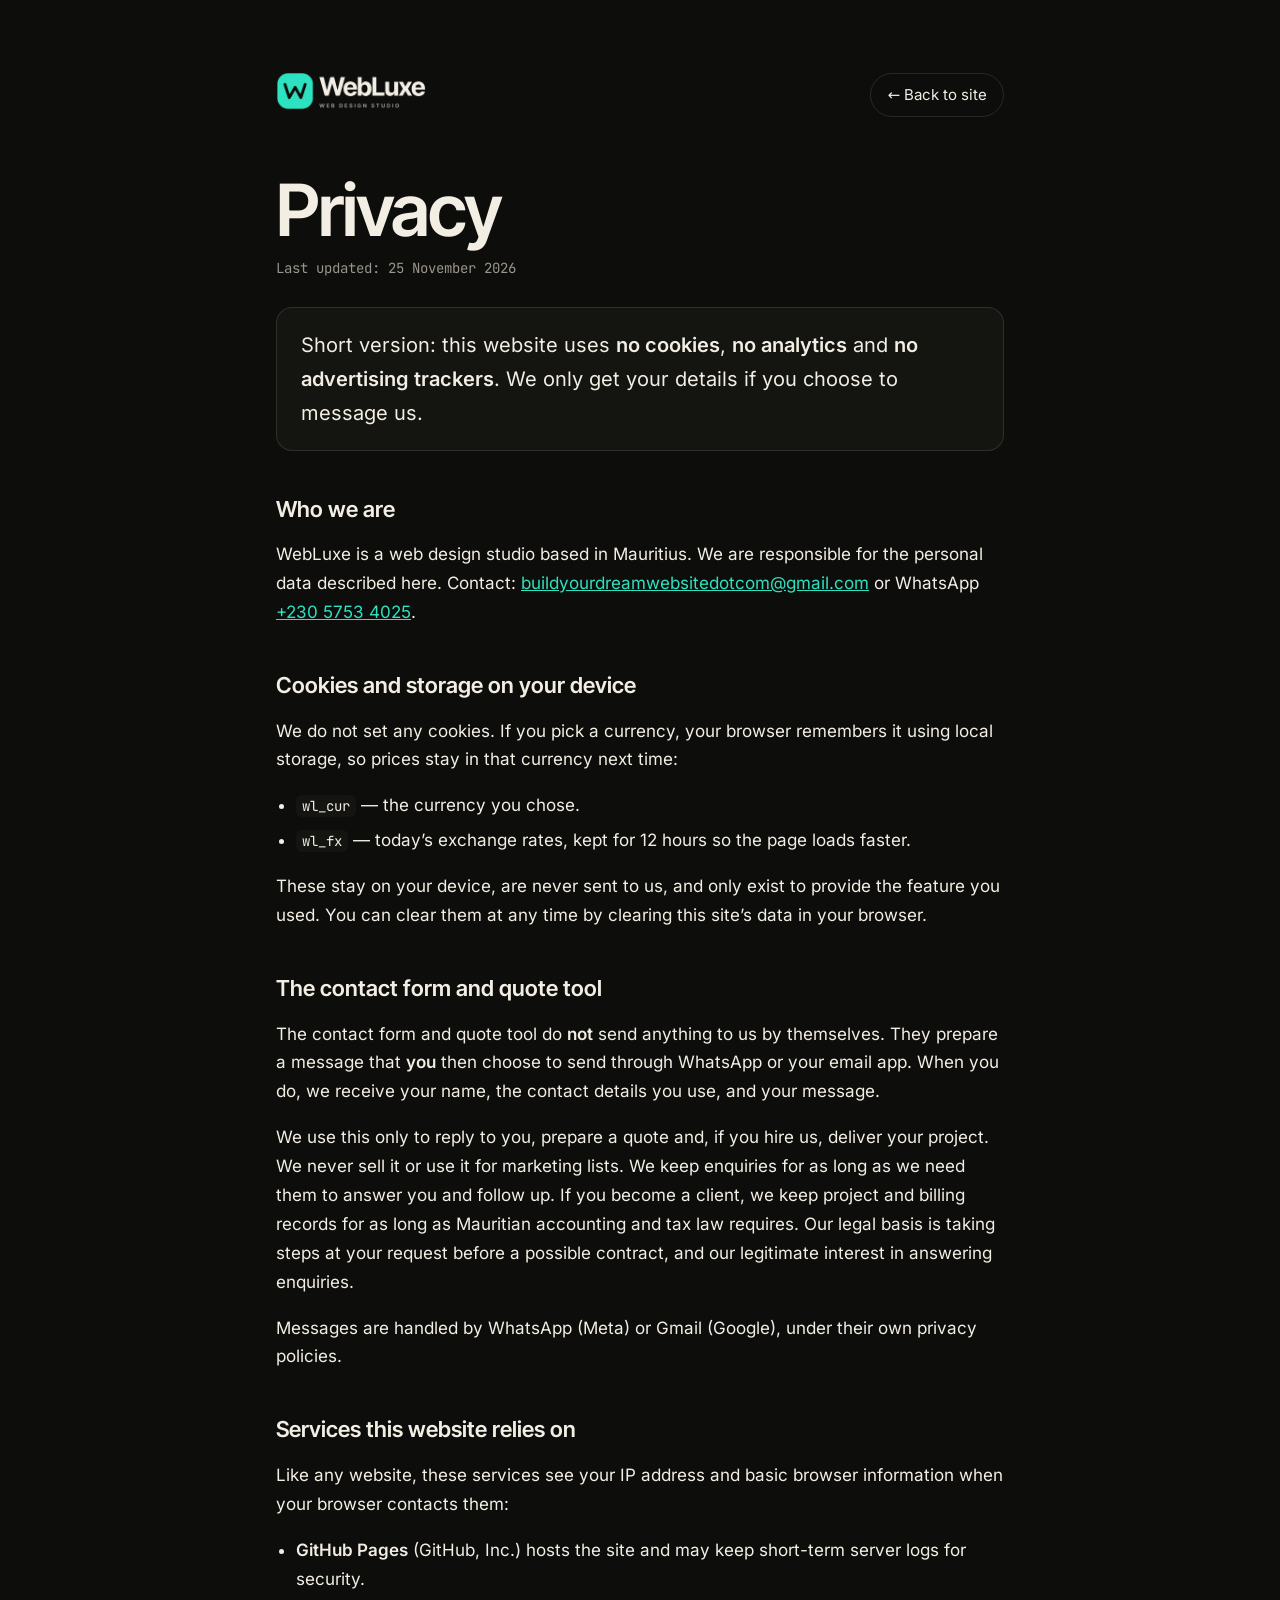
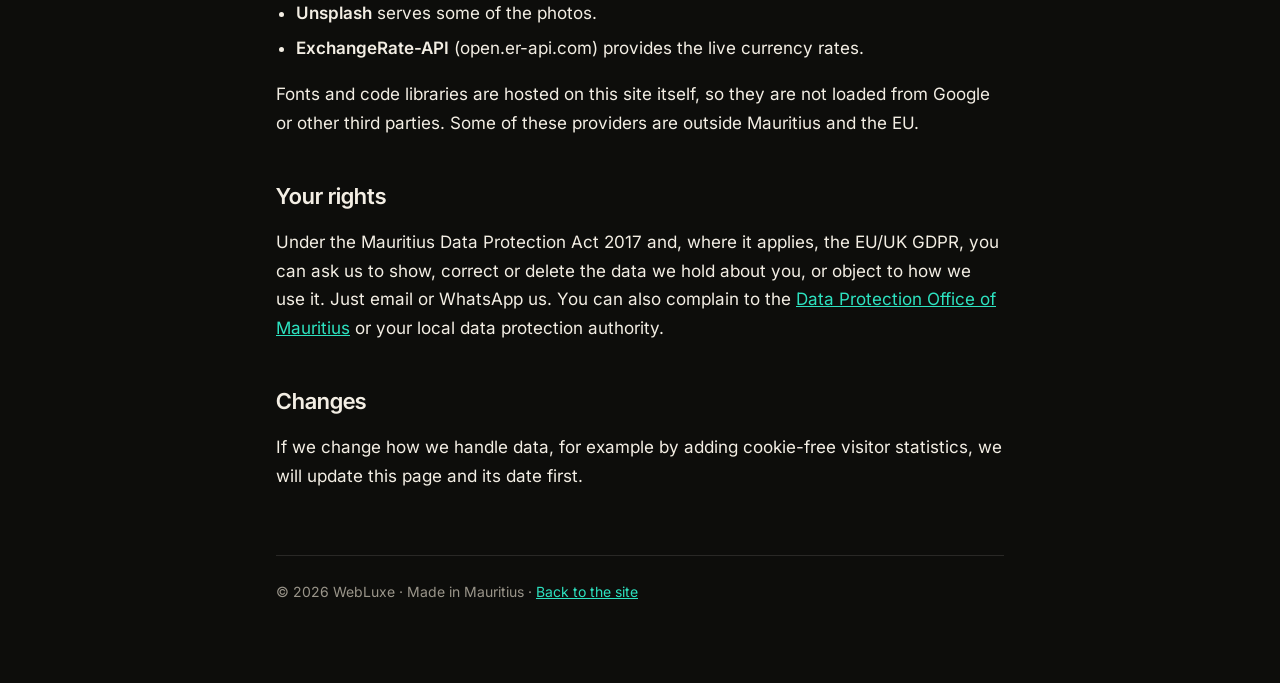
<file: privacy.html>
<!doctype html>
<html lang="en">
<head>
<meta charset="utf-8">
<meta name="viewport" content="width=device-width,initial-scale=1">
<title>Privacy — WebLuxe</title>
<meta name="description" content="How WebLuxe handles your data: no cookies, no tracking, and what happens when you contact us.">
<link rel="canonical" href="https://webluxe.github.io/WebLuxe/privacy.html">
<link rel="icon" href="assets/icons/favicon.svg" type="image/svg+xml">
<link rel="stylesheet" href="css/fonts.css">
<style>
:root{--ink:#0d0d0b;--ink2:#141411;--paper:#f3eee4;--mute:#9a958a;--line:rgba(243,238,228,.12);--lagoon:#2de2c0}
*{box-sizing:border-box}
body{margin:0;background:var(--ink);color:var(--paper);font:400 17px/1.7 Inter,system-ui,sans-serif;-webkit-font-smoothing:antialiased}
a{color:var(--lagoon)}
.w{max-width:760px;margin:0 auto;padding:clamp(28px,6vw,72px) 16px 80px}
.top{display:flex;justify-content:space-between;align-items:center;gap:16px;margin-bottom:56px}
.top img{width:150px;height:auto}
.top a{color:var(--paper);font-size:15px;text-decoration:none;border:1px solid var(--line);padding:8px 16px;border-radius:99px}
h1{font:600 clamp(40px,8vw,72px)/1 "Inter Tight",Inter,sans-serif;letter-spacing:-.03em;margin:0 0 12px}
h2{font:600 22px/1.3 "Inter Tight",Inter,sans-serif;margin:44px 0 8px}
.k{color:var(--mute);font:400 14px/1.5 "JetBrains Mono",monospace;margin-bottom:28px}
.lead{font-size:20px;background:var(--ink2);border:1px solid var(--line);border-radius:16px;padding:20px 24px}
ul{padding-left:20px}li{margin:6px 0}
code{font:400 14px "JetBrains Mono",monospace;background:var(--ink2);padding:2px 6px;border-radius:6px}
footer{margin-top:64px;padding-top:24px;border-top:1px solid var(--line);color:var(--mute);font-size:14px}
</style>
</head>
<body>
<div class="w">
  <div class="top"><a href="./" style="border:0;padding:0"><img src="assets/brand/logo-white.webp" width="640" height="163" alt="WebLuxe"></a><a href="./">← Back to site</a></div>
  <h1>Privacy</h1>
  <div class="k">Last updated: 25 November 2026</div>

  <p class="lead">Short version: this website uses <b>no cookies</b>, <b>no analytics</b> and <b>no advertising trackers</b>. We only get your details if you choose to message us.</p>

  <h2>Who we are</h2>
  <p>WebLuxe is a web design studio based in Mauritius. We are responsible for the personal data described here. Contact: <a href="mailto:buildyourdreamwebsitedotcom@gmail.com">buildyourdreamwebsitedotcom@gmail.com</a> or WhatsApp <a href="https://wa.me/23057534025">+230 5753 4025</a>.</p>

  <h2>Cookies and storage on your device</h2>
  <p>We do not set any cookies. If you pick a currency, your browser remembers it using local storage, so prices stay in that currency next time:</p>
  <ul>
    <li><code>wl_cur</code> — the currency you chose.</li>
    <li><code>wl_fx</code> — today’s exchange rates, kept for 12 hours so the page loads faster.</li>
  </ul>
  <p>These stay on your device, are never sent to us, and only exist to provide the feature you used. You can clear them at any time by clearing this site’s data in your browser.</p>

  <h2>The contact form and quote tool</h2>
  <p>The contact form and quote tool do <b>not</b> send anything to us by themselves. They prepare a message that <b>you</b> then choose to send through WhatsApp or your email app. When you do, we receive your name, the contact details you use, and your message.</p>
  <p>We use this only to reply to you, prepare a quote and, if you hire us, deliver your project. We never sell it or use it for marketing lists. We keep enquiries for as long as we need them to answer you and follow up. If you become a client, we keep project and billing records for as long as Mauritian accounting and tax law requires. Our legal basis is taking steps at your request before a possible contract, and our legitimate interest in answering enquiries.</p>
  <p>Messages are handled by WhatsApp (Meta) or Gmail (Google), under their own privacy policies.</p>

  <h2>Services this website relies on</h2>
  <p>Like any website, these services see your IP address and basic browser information when your browser contacts them:</p>
  <ul>
    <li><b>GitHub Pages</b> (GitHub, Inc.) hosts the site and may keep short-term server logs for security.</li>
    <li><b>Unsplash</b> serves some of the photos.</li>
    <li><b>ExchangeRate-API</b> (open.er-api.com) provides the live currency rates.</li>
  </ul>
  <p>Fonts and code libraries are hosted on this site itself, so they are not loaded from Google or other third parties. Some of these providers are outside Mauritius and the EU.</p>

  <h2>Your rights</h2>
  <p>Under the Mauritius Data Protection Act 2017 and, where it applies, the EU/UK GDPR, you can ask us to show, correct or delete the data we hold about you, or object to how we use it. Just email or WhatsApp us. You can also complain to the <a href="https://dataprotection.govmu.org" target="_blank" rel="noopener">Data Protection Office of Mauritius</a> or your local data protection authority.</p>

  <h2>Changes</h2>
  <p>If we change how we handle data, for example by adding cookie-free visitor statistics, we will update this page and its date first.</p>

  <footer>© <span id="y">2026</span> WebLuxe · Made in Mauritius · <a href="./">Back to the site</a></footer>
</div>
<script>document.getElementById('y').textContent=new Date().getFullYear()</script>
</body>
</html>
</file>
<file: css/fonts.css>
/* Self-hosted (SIL Open Font License) so no visitor data goes to Google */
/* latin-ext */
@font-face {
  font-family: 'Inter';
  font-style: normal;
  font-weight: 400;
  font-display: swap;
  src: url(../assets/fonts/Inter-normal-latin-ext-395290.woff2) format('woff2');
  unicode-range: U+0100-02BA, U+02BD-02C5, U+02C7-02CC, U+02CE-02D7, U+02DD-02FF, U+0304, U+0308, U+0329, U+1D00-1DBF, U+1E00-1E9F, U+1EF2-1EFF, U+2020, U+20A0-20AB, U+20AD-20C4, U+2113, U+2C60-2C7F, U+A720-A7FF;
}
/* latin */
@font-face {
  font-family: 'Inter';
  font-style: normal;
  font-weight: 400;
  font-display: swap;
  src: url(../assets/fonts/Inter-normal-latin-567244.woff2) format('woff2');
  unicode-range: U+0000-00FF, U+0131, U+0152-0153, U+02BB-02BC, U+02C6, U+02DA, U+02DC, U+0304, U+0308, U+0329, U+2000-206F, U+20AC, U+2122, U+2191, U+2193, U+2212, U+2215, U+FEFF, U+FFFD;
}
/* latin-ext */
@font-face {
  font-family: 'Inter';
  font-style: normal;
  font-weight: 500;
  font-display: swap;
  src: url(../assets/fonts/Inter-normal-latin-ext-395290.woff2) format('woff2');
  unicode-range: U+0100-02BA, U+02BD-02C5, U+02C7-02CC, U+02CE-02D7, U+02DD-02FF, U+0304, U+0308, U+0329, U+1D00-1DBF, U+1E00-1E9F, U+1EF2-1EFF, U+2020, U+20A0-20AB, U+20AD-20C4, U+2113, U+2C60-2C7F, U+A720-A7FF;
}
/* latin */
@font-face {
  font-family: 'Inter';
  font-style: normal;
  font-weight: 500;
  font-display: swap;
  src: url(../assets/fonts/Inter-normal-latin-567244.woff2) format('woff2');
  unicode-range: U+0000-00FF, U+0131, U+0152-0153, U+02BB-02BC, U+02C6, U+02DA, U+02DC, U+0304, U+0308, U+0329, U+2000-206F, U+20AC, U+2122, U+2191, U+2193, U+2212, U+2215, U+FEFF, U+FFFD;
}
/* latin-ext */
@font-face {
  font-family: 'Inter';
  font-style: normal;
  font-weight: 600;
  font-display: swap;
  src: url(../assets/fonts/Inter-normal-latin-ext-395290.woff2) format('woff2');
  unicode-range: U+0100-02BA, U+02BD-02C5, U+02C7-02CC, U+02CE-02D7, U+02DD-02FF, U+0304, U+0308, U+0329, U+1D00-1DBF, U+1E00-1E9F, U+1EF2-1EFF, U+2020, U+20A0-20AB, U+20AD-20C4, U+2113, U+2C60-2C7F, U+A720-A7FF;
}
/* latin */
@font-face {
  font-family: 'Inter';
  font-style: normal;
  font-weight: 600;
  font-display: swap;
  src: url(../assets/fonts/Inter-normal-latin-567244.woff2) format('woff2');
  unicode-range: U+0000-00FF, U+0131, U+0152-0153, U+02BB-02BC, U+02C6, U+02DA, U+02DC, U+0304, U+0308, U+0329, U+2000-206F, U+20AC, U+2122, U+2191, U+2193, U+2212, U+2215, U+FEFF, U+FFFD;
}
/* latin-ext */
@font-face {
  font-family: 'Inter Tight';
  font-style: italic;
  font-weight: 300 500;
  font-display: swap;
  src: url(../assets/fonts/InterTight-italic-latin-ext-187511.woff2) format('woff2');
  unicode-range: U+0100-02BA, U+02BD-02C5, U+02C7-02CC, U+02CE-02D7, U+02DD-02FF, U+0304, U+0308, U+0329, U+1D00-1DBF, U+1E00-1E9F, U+1EF2-1EFF, U+2020, U+20A0-20AB, U+20AD-20C4, U+2113, U+2C60-2C7F, U+A720-A7FF;
}
/* latin */
@font-face {
  font-family: 'Inter Tight';
  font-style: italic;
  font-weight: 300 500;
  font-display: swap;
  src: url(../assets/fonts/InterTight-italic-latin-58f68a.woff2) format('woff2');
  unicode-range: U+0000-00FF, U+0131, U+0152-0153, U+02BB-02BC, U+02C6, U+02DA, U+02DC, U+0304, U+0308, U+0329, U+2000-206F, U+20AC, U+2122, U+2191, U+2193, U+2212, U+2215, U+FEFF, U+FFFD;
}
/* latin-ext */
@font-face {
  font-family: 'Inter Tight';
  font-style: normal;
  font-weight: 400 800;
  font-display: swap;
  src: url(../assets/fonts/InterTight-normal-latin-ext-37513b.woff2) format('woff2');
  unicode-range: U+0100-02BA, U+02BD-02C5, U+02C7-02CC, U+02CE-02D7, U+02DD-02FF, U+0304, U+0308, U+0329, U+1D00-1DBF, U+1E00-1E9F, U+1EF2-1EFF, U+2020, U+20A0-20AB, U+20AD-20C4, U+2113, U+2C60-2C7F, U+A720-A7FF;
}
/* latin */
@font-face {
  font-family: 'Inter Tight';
  font-style: normal;
  font-weight: 400 800;
  font-display: swap;
  src: url(../assets/fonts/InterTight-normal-latin-1bf6b3.woff2) format('woff2');
  unicode-range: U+0000-00FF, U+0131, U+0152-0153, U+02BB-02BC, U+02C6, U+02DA, U+02DC, U+0304, U+0308, U+0329, U+2000-206F, U+20AC, U+2122, U+2191, U+2193, U+2212, U+2215, U+FEFF, U+FFFD;
}
/* latin-ext */
@font-face {
  font-family: 'JetBrains Mono';
  font-style: normal;
  font-weight: 400;
  font-display: swap;
  src: url(../assets/fonts/JetBrainsMono-normal-latin-ext-ba1653.woff2) format('woff2');
  unicode-range: U+0100-02BA, U+02BD-02C5, U+02C7-02CC, U+02CE-02D7, U+02DD-02FF, U+0304, U+0308, U+0329, U+1D00-1DBF, U+1E00-1E9F, U+1EF2-1EFF, U+2020, U+20A0-20AB, U+20AD-20C4, U+2113, U+2C60-2C7F, U+A720-A7FF;
}
/* latin */
@font-face {
  font-family: 'JetBrains Mono';
  font-style: normal;
  font-weight: 400;
  font-display: swap;
  src: url(../assets/fonts/JetBrainsMono-normal-latin-480c06.woff2) format('woff2');
  unicode-range: U+0000-00FF, U+0131, U+0152-0153, U+02BB-02BC, U+02C6, U+02DA, U+02DC, U+0304, U+0308, U+0329, U+2000-206F, U+20AC, U+2122, U+2191, U+2193, U+2212, U+2215, U+FEFF, U+FFFD;
}
/* latin-ext */
@font-face {
  font-family: 'JetBrains Mono';
  font-style: normal;
  font-weight: 500;
  font-display: swap;
  src: url(../assets/fonts/JetBrainsMono-normal-latin-ext-ba1653.woff2) format('woff2');
  unicode-range: U+0100-02BA, U+02BD-02C5, U+02C7-02CC, U+02CE-02D7, U+02DD-02FF, U+0304, U+0308, U+0329, U+1D00-1DBF, U+1E00-1E9F, U+1EF2-1EFF, U+2020, U+20A0-20AB, U+20AD-20C4, U+2113, U+2C60-2C7F, U+A720-A7FF;
}
/* latin */
@font-face {
  font-family: 'JetBrains Mono';
  font-style: normal;
  font-weight: 500;
  font-display: swap;
  src: url(../assets/fonts/JetBrainsMono-normal-latin-480c06.woff2) format('woff2');
  unicode-range: U+0000-00FF, U+0131, U+0152-0153, U+02BB-02BC, U+02C6, U+02DA, U+02DC, U+0304, U+0308, U+0329, U+2000-206F, U+20AC, U+2122, U+2191, U+2193, U+2212, U+2215, U+FEFF, U+FFFD;
}
</file>
